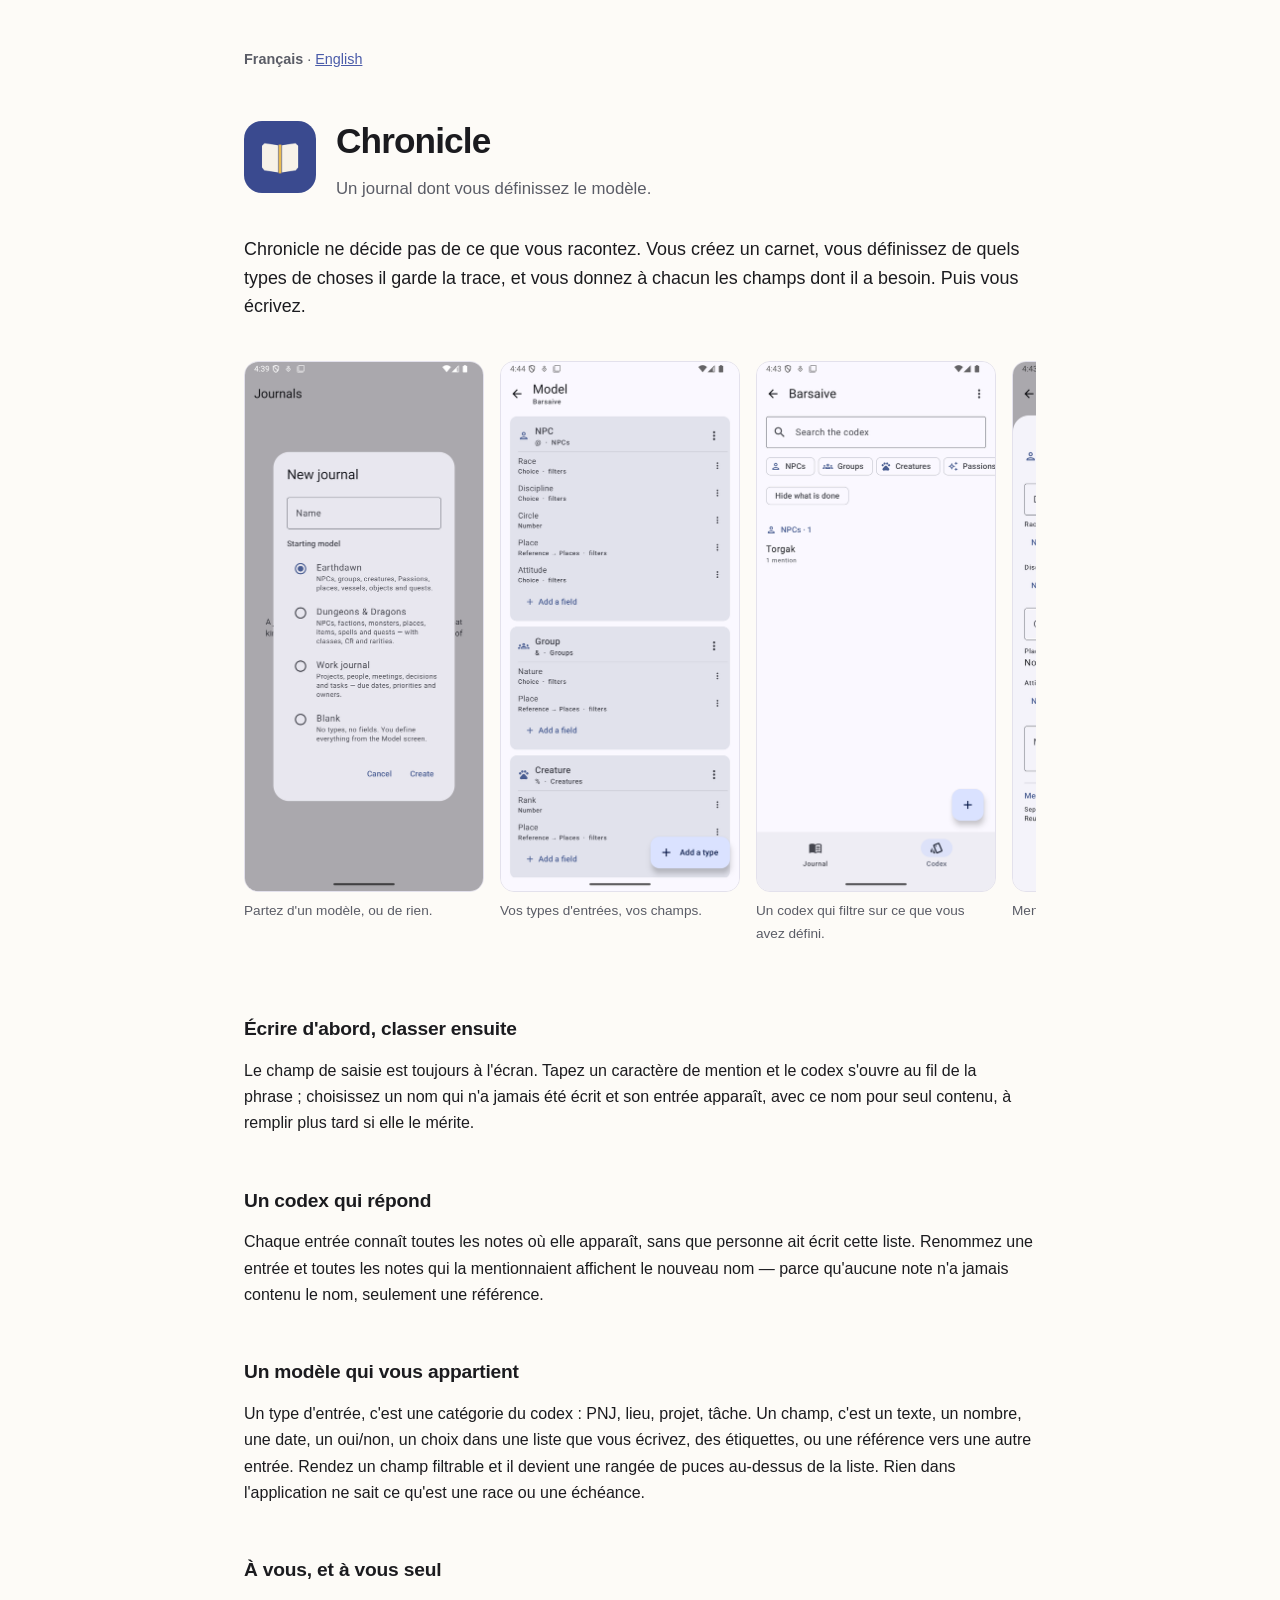
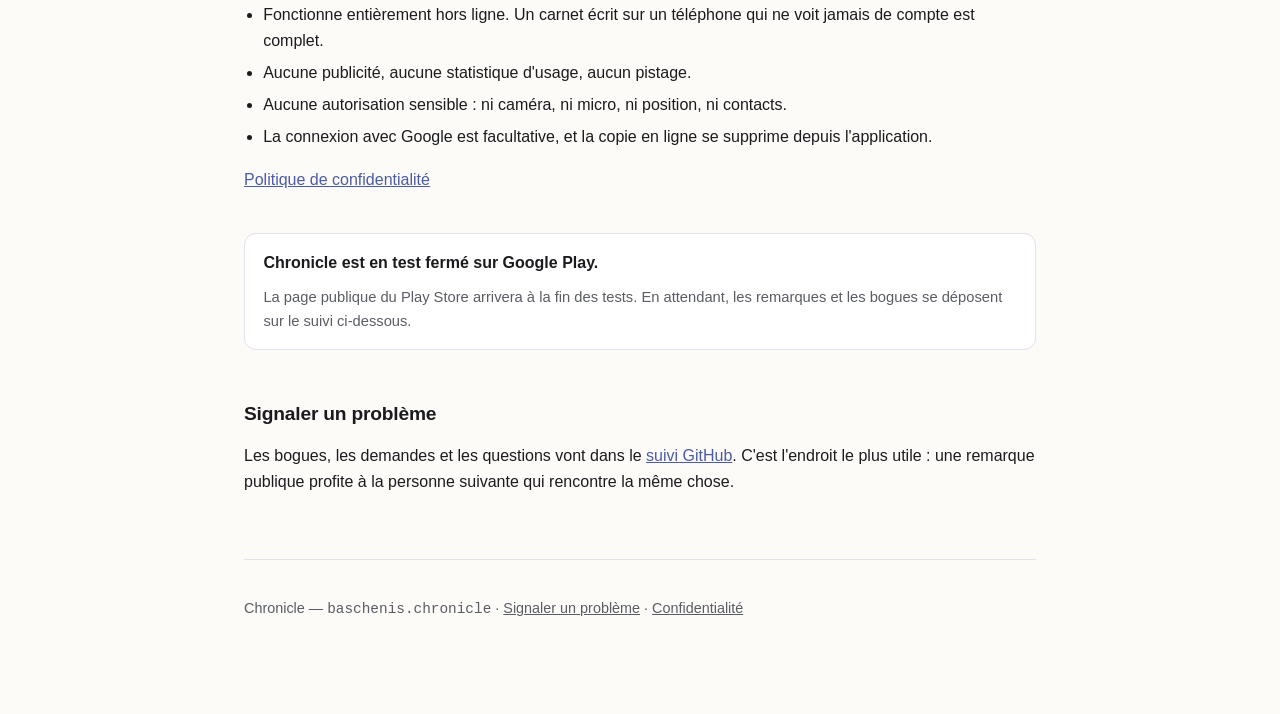
<file: index.html>
<!doctype html>
<html lang="fr">
<head>
<meta charset="utf-8">
<meta name="viewport" content="width=device-width, initial-scale=1">
<title>Chronicle — un journal dont vous définissez le modèle</title>
<meta name="description" content="Chronicle est un journal Android dont vous définissez vous-même le modèle de données. Hors ligne, sans publicité, sans pistage.">
<meta property="og:title" content="Chronicle">
<meta property="og:description" content="Un journal dont vous définissez le modèle.">
<meta property="og:image" content="img/og.png">
<link rel="icon" href="img/icon.png">
<link rel="stylesheet" href="style.css">
</head>
<body>

<p class="lang"><strong>Français</strong> · <a href="en.html">English</a></p>

<header>
  <img src="img/icon.png" alt="">
  <div>
    <h1>Chronicle</h1>
    <p class="tagline">Un journal dont vous définissez le modèle.</p>
  </div>
</header>

<p class="lede">Chronicle ne décide pas de ce que vous racontez. Vous créez un carnet, vous
définissez de quels types de choses il garde la trace, et vous donnez à chacun les champs dont il a
besoin. Puis vous écrivez.</p>

<div class="shots">
  <figure><img src="img/01_templates.png" alt="L'écran de création d'un carnet, avec les modèles de départ"><figcaption>Partez d'un modèle, ou de rien.</figcaption></figure>
  <figure><img src="img/02_model.png" alt="L'éditeur de modèle, montrant un type d'entrée et ses champs"><figcaption>Vos types d'entrées, vos champs.</figcaption></figure>
  <figure><img src="img/03_codex.png" alt="Le codex, avec sa barre de filtres"><figcaption>Un codex qui filtre sur ce que vous avez défini.</figcaption></figure>
  <figure><img src="img/04_entry.png" alt="Une note du journal citant une entrée du codex"><figcaption>Mentionnez, et l'entrée se crée.</figcaption></figure>
</div>

<h2>Écrire d'abord, classer ensuite</h2>
<p>Le champ de saisie est toujours à l'écran. Tapez un caractère de mention et le codex s'ouvre au
fil de la phrase&nbsp;; choisissez un nom qui n'a jamais été écrit et son entrée apparaît, avec ce nom
pour seul contenu, à remplir plus tard si elle le mérite.</p>

<h2>Un codex qui répond</h2>
<p>Chaque entrée connaît toutes les notes où elle apparaît, sans que personne ait écrit cette liste.
Renommez une entrée et toutes les notes qui la mentionnaient affichent le nouveau nom — parce
qu'aucune note n'a jamais contenu le nom, seulement une référence.</p>

<h2>Un modèle qui vous appartient</h2>
<p>Un type d'entrée, c'est une catégorie du codex&nbsp;: PNJ, lieu, projet, tâche. Un champ, c'est un
texte, un nombre, une date, un oui/non, un choix dans une liste que vous écrivez, des étiquettes, ou
une référence vers une autre entrée. Rendez un champ filtrable et il devient une rangée de puces
au-dessus de la liste. Rien dans l'application ne sait ce qu'est une race ou une échéance.</p>

<h2>À vous, et à vous seul</h2>
<ul>
  <li>Fonctionne entièrement hors ligne. Un carnet écrit sur un téléphone qui ne voit jamais de compte est complet.</li>
  <li>Aucune publicité, aucune statistique d'usage, aucun pistage.</li>
  <li>Aucune autorisation sensible&nbsp;: ni caméra, ni micro, ni position, ni contacts.</li>
  <li>La connexion avec Google est facultative, et la copie en ligne se supprime depuis l'application.</li>
</ul>
<p><a href="confidentialite.html">Politique de confidentialité</a></p>

<div class="status">
  <p><strong>Chronicle est en test fermé sur Google Play.</strong></p>
  <p>La page publique du Play Store arrivera à la fin des tests. En attendant, les remarques et les
  bogues se déposent sur le suivi ci-dessous.</p>
</div>

<h2>Signaler un problème</h2>
<p>Les bogues, les demandes et les questions vont dans le
<a href="https://github.com/baschen-dev/chronicle/issues">suivi GitHub</a>. C'est l'endroit le plus
utile&nbsp;: une remarque publique profite à la personne suivante qui rencontre la même chose.</p>

<footer>
  <p>Chronicle — <code>baschenis.chronicle</code> ·
  <a href="https://github.com/baschen-dev/chronicle/issues">Signaler un problème</a> ·
  <a href="confidentialite.html">Confidentialité</a></p>
</footer>

</body>
</html>
</file>
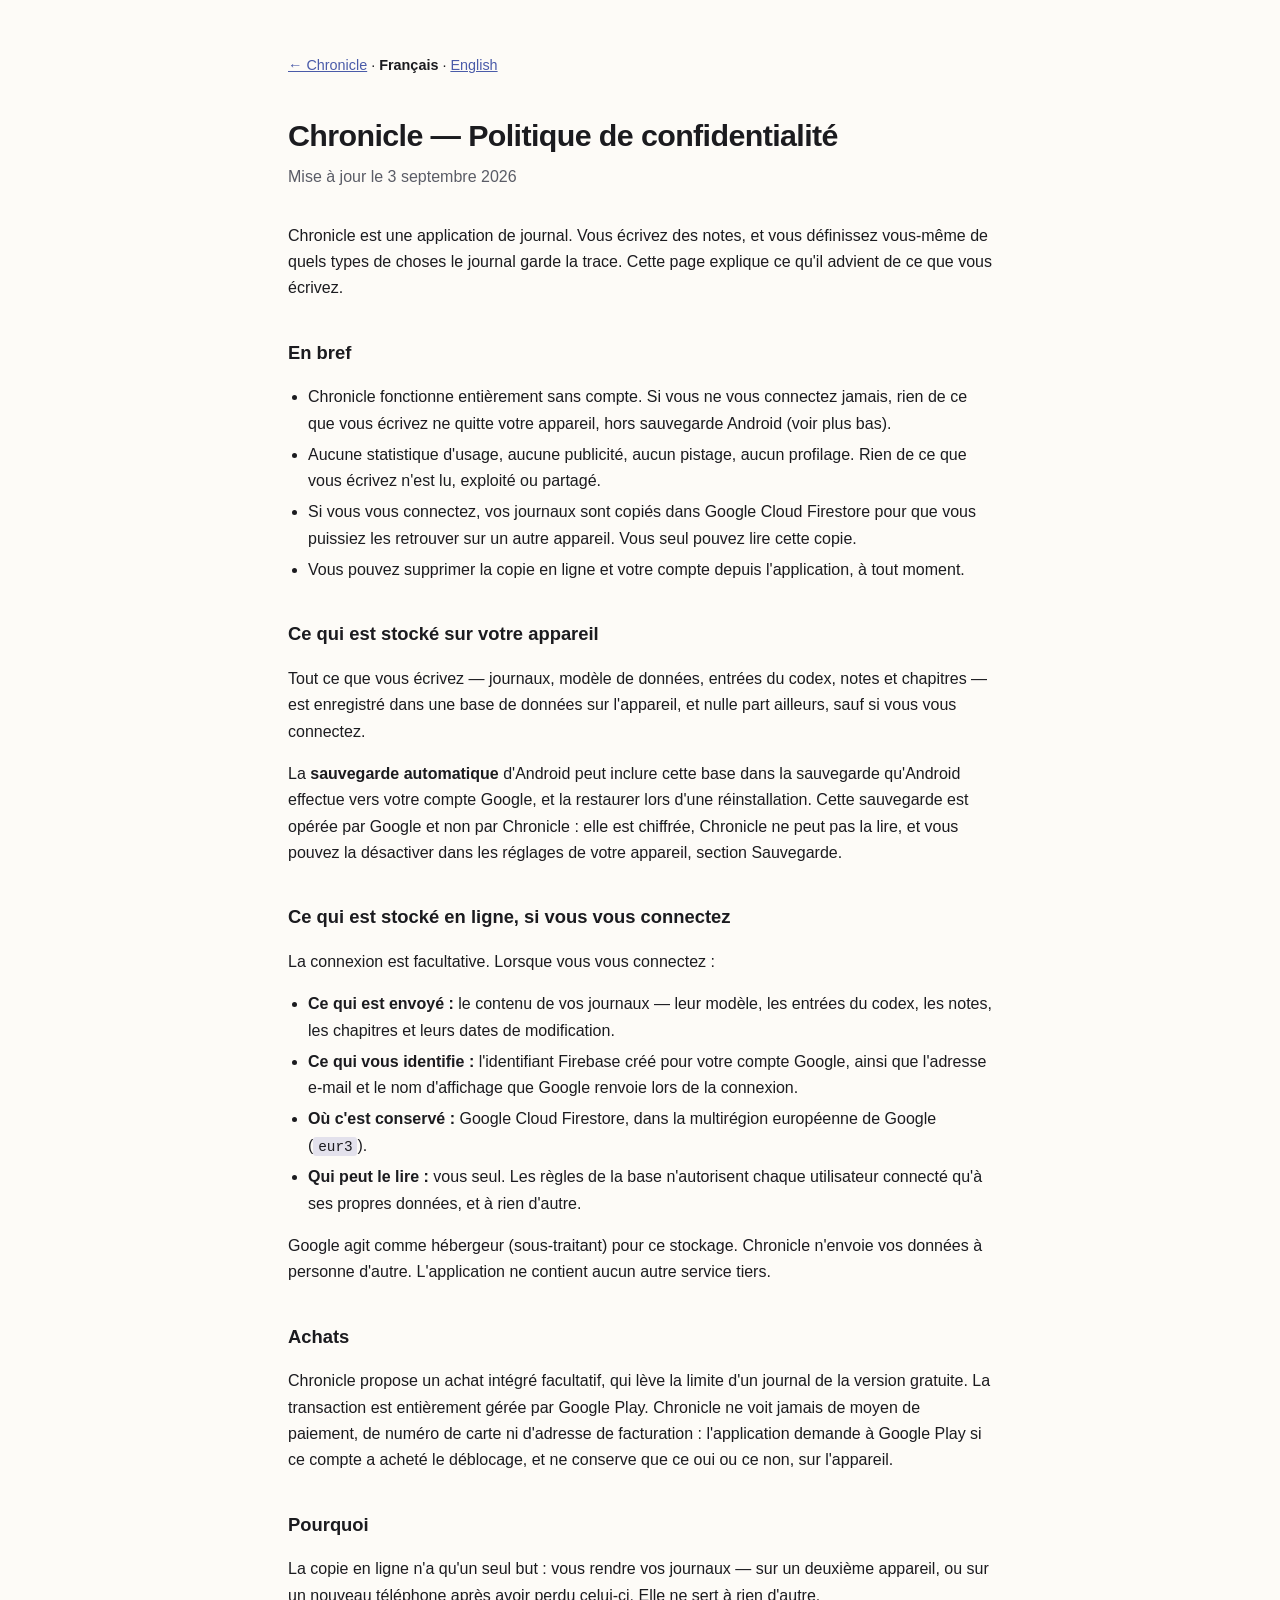
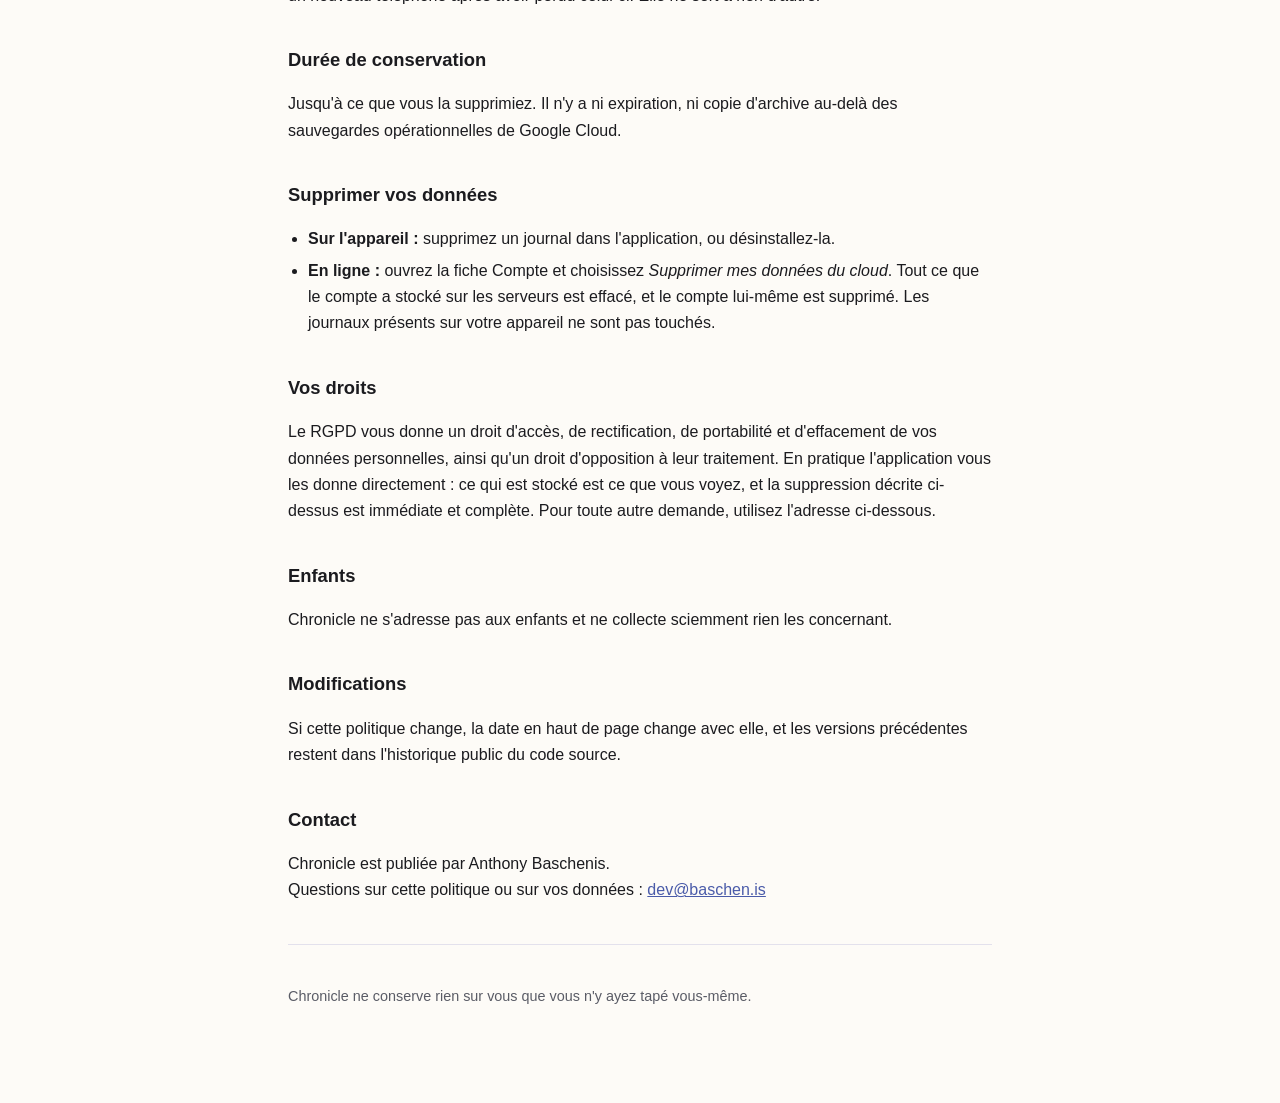
<file: confidentialite.html>
<!doctype html>
<html lang="fr">
<head>
<meta charset="utf-8">
<meta name="viewport" content="width=device-width, initial-scale=1">
<title>Chronicle — Politique de confidentialité</title>
<style>
  :root { color-scheme: light dark; --ink:#1b1b1f; --dim:#5a5c66; --bg:#fdfbf7; --rule:#e3e1ec; --link:#4a5ba9; }
  @media (prefers-color-scheme: dark) { :root { --ink:#e4e1e9; --dim:#a9a8b3; --bg:#131317; --rule:#33333a; --link:#b9c3ff; } }
  body { margin:0 auto; padding:2.5rem 1.25rem 5rem; max-width:44rem; background:var(--bg); color:var(--ink);
         font:16px/1.65 -apple-system,BlinkMacSystemFont,"Segoe UI",Roboto,sans-serif; }
  h1 { font-size:1.9rem; margin:0 0 .25rem; letter-spacing:-.02em; }
  h2 { font-size:1.15rem; margin:2.25rem 0 .5rem; }
  .sub { color:var(--dim); margin:0 0 2rem; }
  a { color:var(--link); }
  ul { padding-left:1.25rem; }
  li { margin:.3rem 0; }
  code { background:var(--rule); padding:.1rem .3rem; border-radius:.2rem; font-size:.9em; }
  .lang { margin-bottom:2rem; font-size:.9rem; }
  hr { border:0; border-top:1px solid var(--rule); margin:2.5rem 0; }
  .note { color:var(--dim); font-size:.9rem; }
</style>
</head>
<body>

<p class="lang"><a href="/">← Chronicle</a> · <strong>Français</strong> · <a href="/privacy.html">English</a></p>

<h1>Chronicle — Politique de confidentialité</h1>
<p class="sub">Mise à jour le 3 septembre 2026</p>

<p>Chronicle est une application de journal. Vous écrivez des notes, et vous définissez vous-même de
quels types de choses le journal garde la trace. Cette page explique ce qu'il advient de ce que vous
écrivez.</p>

<h2>En bref</h2>
<ul>
  <li>Chronicle fonctionne entièrement sans compte. Si vous ne vous connectez jamais, rien de ce que vous écrivez ne quitte votre appareil, hors sauvegarde Android (voir plus bas).</li>
  <li>Aucune statistique d'usage, aucune publicité, aucun pistage, aucun profilage. Rien de ce que vous écrivez n'est lu, exploité ou partagé.</li>
  <li>Si vous vous connectez, vos journaux sont copiés dans Google Cloud Firestore pour que vous puissiez les retrouver sur un autre appareil. Vous seul pouvez lire cette copie.</li>
  <li>Vous pouvez supprimer la copie en ligne et votre compte depuis l'application, à tout moment.</li>
</ul>

<h2>Ce qui est stocké sur votre appareil</h2>
<p>Tout ce que vous écrivez — journaux, modèle de données, entrées du codex, notes et chapitres — est
enregistré dans une base de données sur l'appareil, et nulle part ailleurs, sauf si vous vous
connectez.</p>
<p>La <strong>sauvegarde automatique</strong> d'Android peut inclure cette base dans la sauvegarde
qu'Android effectue vers votre compte Google, et la restaurer lors d'une réinstallation. Cette
sauvegarde est opérée par Google et non par Chronicle : elle est chiffrée, Chronicle ne peut pas la
lire, et vous pouvez la désactiver dans les réglages de votre appareil, section Sauvegarde.</p>

<h2>Ce qui est stocké en ligne, si vous vous connectez</h2>
<p>La connexion est facultative. Lorsque vous vous connectez :</p>
<ul>
  <li><strong>Ce qui est envoyé :</strong> le contenu de vos journaux — leur modèle, les entrées du codex, les notes, les chapitres et leurs dates de modification.</li>
  <li><strong>Ce qui vous identifie :</strong> l'identifiant Firebase créé pour votre compte Google, ainsi que l'adresse e-mail et le nom d'affichage que Google renvoie lors de la connexion.</li>
  <li><strong>Où c'est conservé :</strong> Google Cloud Firestore, dans la multirégion européenne de Google (<code>eur3</code>).</li>
  <li><strong>Qui peut le lire :</strong> vous seul. Les règles de la base n'autorisent chaque utilisateur connecté qu'à ses propres données, et à rien d'autre.</li>
</ul>
<p>Google agit comme hébergeur (sous-traitant) pour ce stockage. Chronicle n'envoie vos données à
personne d'autre. L'application ne contient aucun autre service tiers.</p>

<h2>Achats</h2>
<p>Chronicle propose un achat intégré facultatif, qui lève la limite d'un journal de la version
gratuite. La transaction est entièrement gérée par Google Play. Chronicle ne voit jamais de moyen de
paiement, de numéro de carte ni d'adresse de facturation : l'application demande à Google Play si ce
compte a acheté le déblocage, et ne conserve que ce oui ou ce non, sur l'appareil.</p>

<h2>Pourquoi</h2>
<p>La copie en ligne n'a qu'un seul but : vous rendre vos journaux — sur un deuxième appareil, ou sur
un nouveau téléphone après avoir perdu celui-ci. Elle ne sert à rien d'autre.</p>

<h2>Durée de conservation</h2>
<p>Jusqu'à ce que vous la supprimiez. Il n'y a ni expiration, ni copie d'archive au-delà des
sauvegardes opérationnelles de Google Cloud.</p>

<h2 id="deleting-your-data">Supprimer vos données</h2>
<ul>
  <li><strong>Sur l'appareil :</strong> supprimez un journal dans l'application, ou désinstallez-la.</li>
  <li><strong>En ligne :</strong> ouvrez la fiche Compte et choisissez <em>Supprimer mes données du cloud</em>. Tout ce que le compte a stocké sur les serveurs est effacé, et le compte lui-même est supprimé. Les journaux présents sur votre appareil ne sont pas touchés.</li>
</ul>

<h2>Vos droits</h2>
<p>Le RGPD vous donne un droit d'accès, de rectification, de portabilité et d'effacement de vos
données personnelles, ainsi qu'un droit d'opposition à leur traitement. En pratique l'application
vous les donne directement : ce qui est stocké est ce que vous voyez, et la suppression décrite
ci-dessus est immédiate et complète. Pour toute autre demande, utilisez l'adresse ci-dessous.</p>

<h2>Enfants</h2>
<p>Chronicle ne s'adresse pas aux enfants et ne collecte sciemment rien les concernant.</p>

<h2>Modifications</h2>
<p>Si cette politique change, la date en haut de page change avec elle, et les versions précédentes
restent dans l'historique public du code source.</p>

<h2>Contact</h2>
<p id="contact">Chronicle est publiée par Anthony Baschenis.<br>
Questions sur cette politique ou sur vos données : <a href="mailto:dev@baschen.is">dev@baschen.is</a></p>

<hr>
<p class="note">Chronicle ne conserve rien sur vous que vous n'y ayez tapé vous-même.</p>

</body>
</html>
</file>
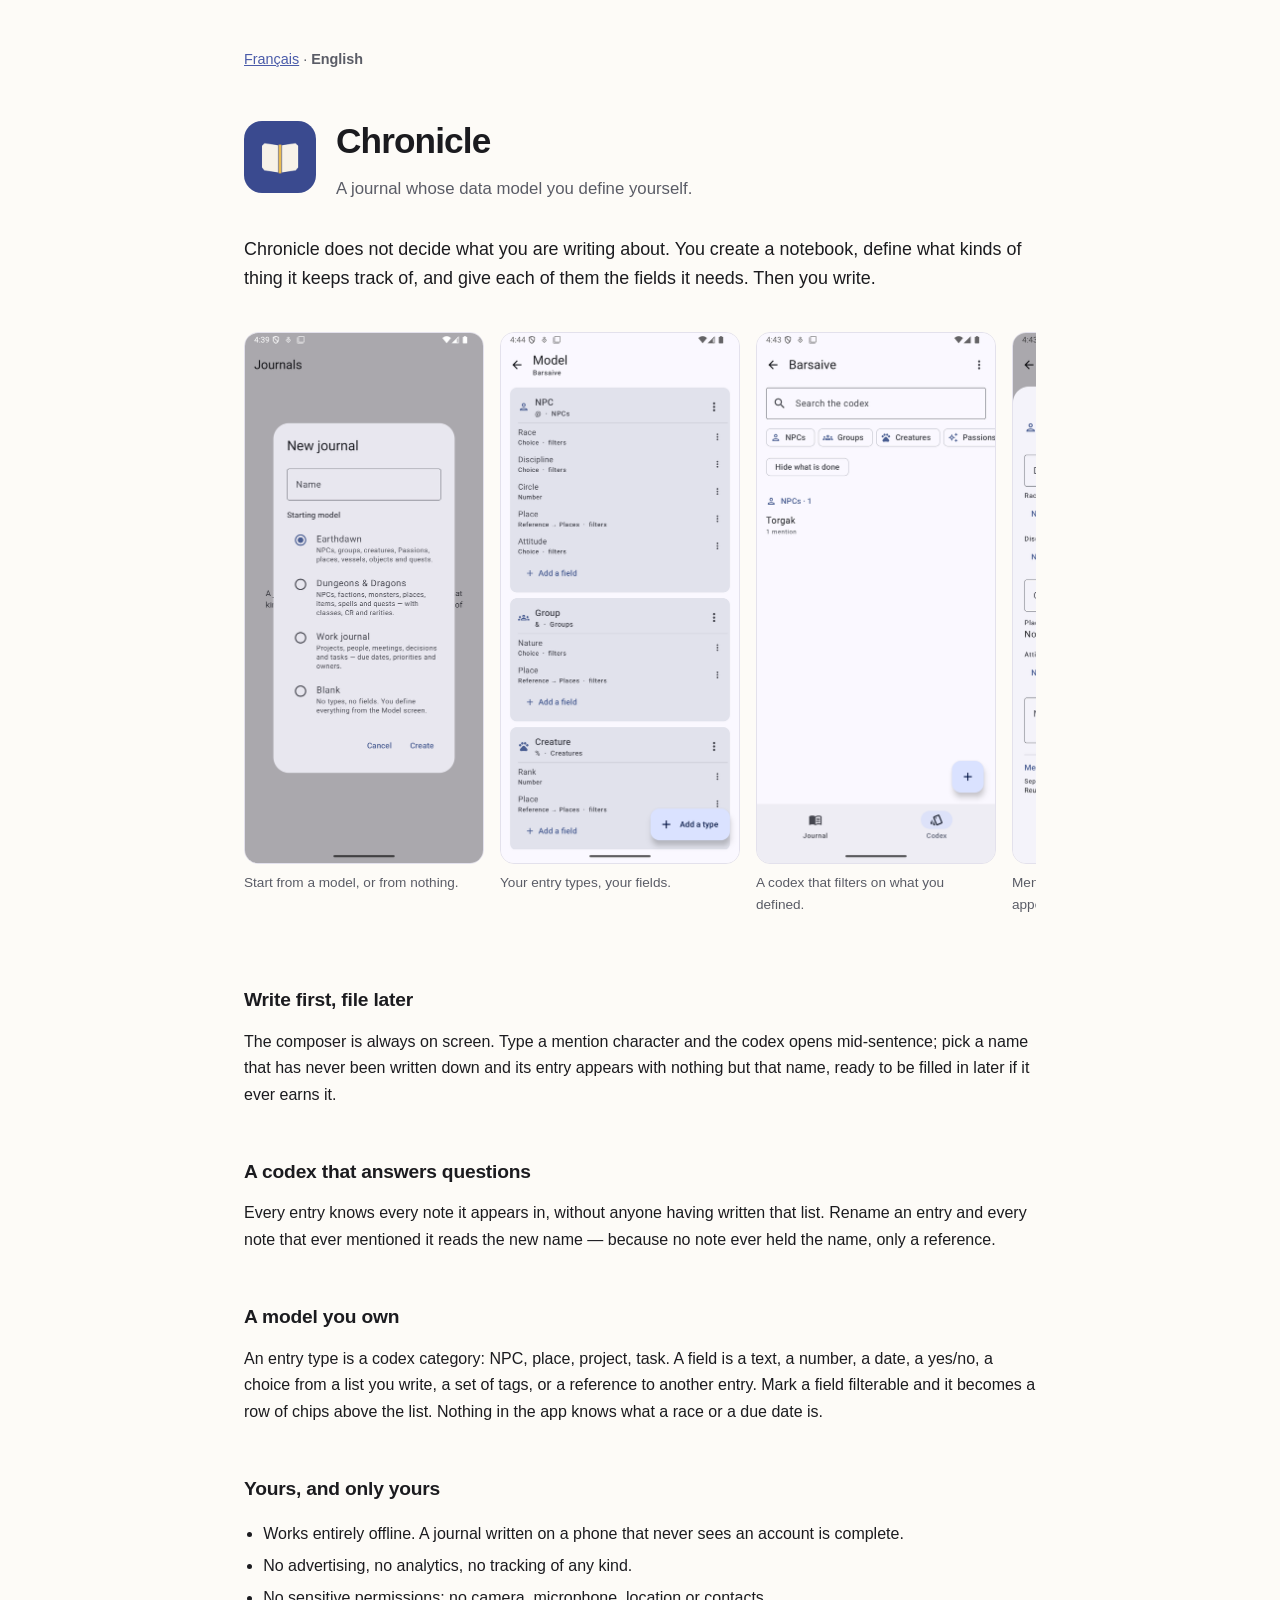
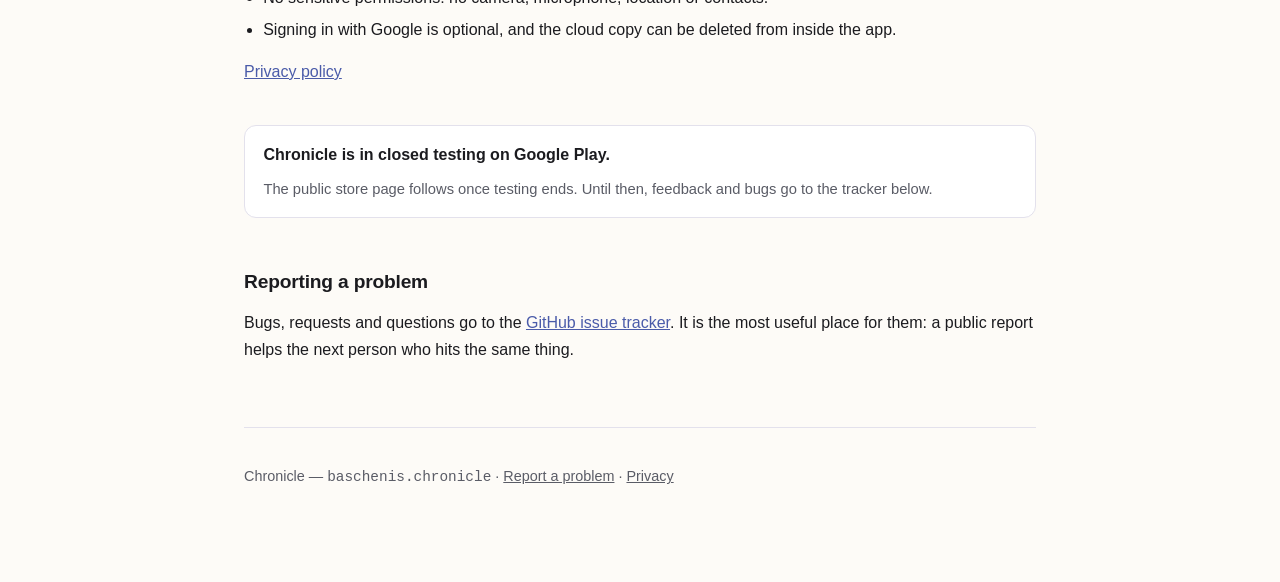
<file: en.html>
<!doctype html>
<html lang="en">
<head>
<meta charset="utf-8">
<meta name="viewport" content="width=device-width, initial-scale=1">
<title>Chronicle — a journal whose data model you define yourself</title>
<meta name="description" content="Chronicle is an Android journal whose data model you define yourself. Offline, no advertising, no tracking.">
<meta property="og:title" content="Chronicle">
<meta property="og:description" content="A journal whose data model you define yourself.">
<meta property="og:image" content="img/og.png">
<link rel="icon" href="img/icon.png">
<link rel="stylesheet" href="style.css">
</head>
<body>

<p class="lang"><a href="index.html">Français</a> · <strong>English</strong></p>

<header>
  <img src="img/icon.png" alt="">
  <div>
    <h1>Chronicle</h1>
    <p class="tagline">A journal whose data model you define yourself.</p>
  </div>
</header>

<p class="lede">Chronicle does not decide what you are writing about. You create a notebook, define
what kinds of thing it keeps track of, and give each of them the fields it needs. Then you write.</p>

<div class="shots">
  <figure><img src="img/01_templates.png" alt="Creating a notebook, showing the starter models"><figcaption>Start from a model, or from nothing.</figcaption></figure>
  <figure><img src="img/02_model.png" alt="The model editor, showing an entry type and its fields"><figcaption>Your entry types, your fields.</figcaption></figure>
  <figure><img src="img/03_codex.png" alt="The codex with its filter chips"><figcaption>A codex that filters on what you defined.</figcaption></figure>
  <figure><img src="img/04_entry.png" alt="A journal note mentioning a codex entry"><figcaption>Mention something and its entry appears.</figcaption></figure>
</div>

<h2>Write first, file later</h2>
<p>The composer is always on screen. Type a mention character and the codex opens mid-sentence; pick
a name that has never been written down and its entry appears with nothing but that name, ready to
be filled in later if it ever earns it.</p>

<h2>A codex that answers questions</h2>
<p>Every entry knows every note it appears in, without anyone having written that list. Rename an
entry and every note that ever mentioned it reads the new name — because no note ever held the
name, only a reference.</p>

<h2>A model you own</h2>
<p>An entry type is a codex category: NPC, place, project, task. A field is a text, a number, a
date, a yes/no, a choice from a list you write, a set of tags, or a reference to another entry. Mark
a field filterable and it becomes a row of chips above the list. Nothing in the app knows what a
race or a due date is.</p>

<h2>Yours, and only yours</h2>
<ul>
  <li>Works entirely offline. A journal written on a phone that never sees an account is complete.</li>
  <li>No advertising, no analytics, no tracking of any kind.</li>
  <li>No sensitive permissions: no camera, microphone, location or contacts.</li>
  <li>Signing in with Google is optional, and the cloud copy can be deleted from inside the app.</li>
</ul>
<p><a href="privacy.html">Privacy policy</a></p>

<div class="status">
  <p><strong>Chronicle is in closed testing on Google Play.</strong></p>
  <p>The public store page follows once testing ends. Until then, feedback and bugs go to the
  tracker below.</p>
</div>

<h2>Reporting a problem</h2>
<p>Bugs, requests and questions go to the
<a href="https://github.com/baschen-dev/chronicle/issues">GitHub issue tracker</a>. It is the most
useful place for them: a public report helps the next person who hits the same thing.</p>

<footer>
  <p>Chronicle — <code>baschenis.chronicle</code> ·
  <a href="https://github.com/baschen-dev/chronicle/issues">Report a problem</a> ·
  <a href="privacy.html">Privacy</a></p>
</footer>

</body>
</html>
</file>
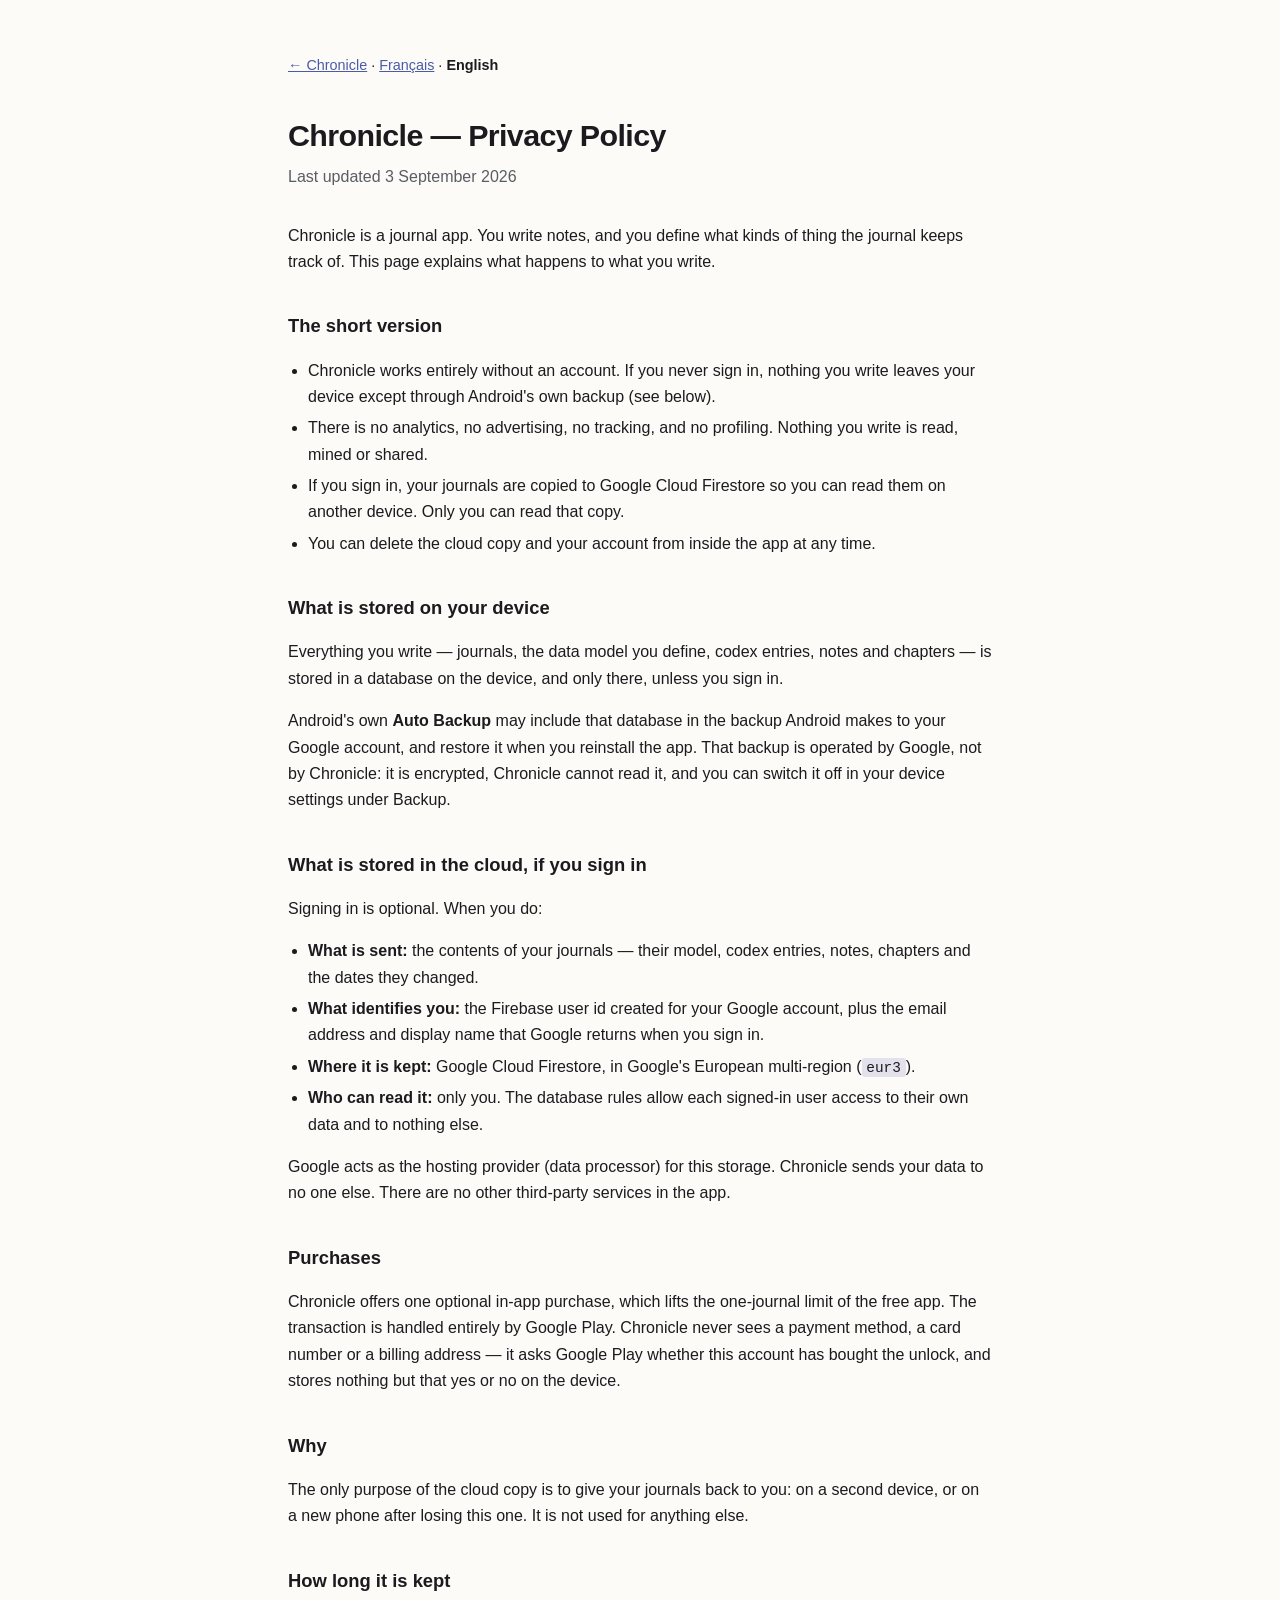
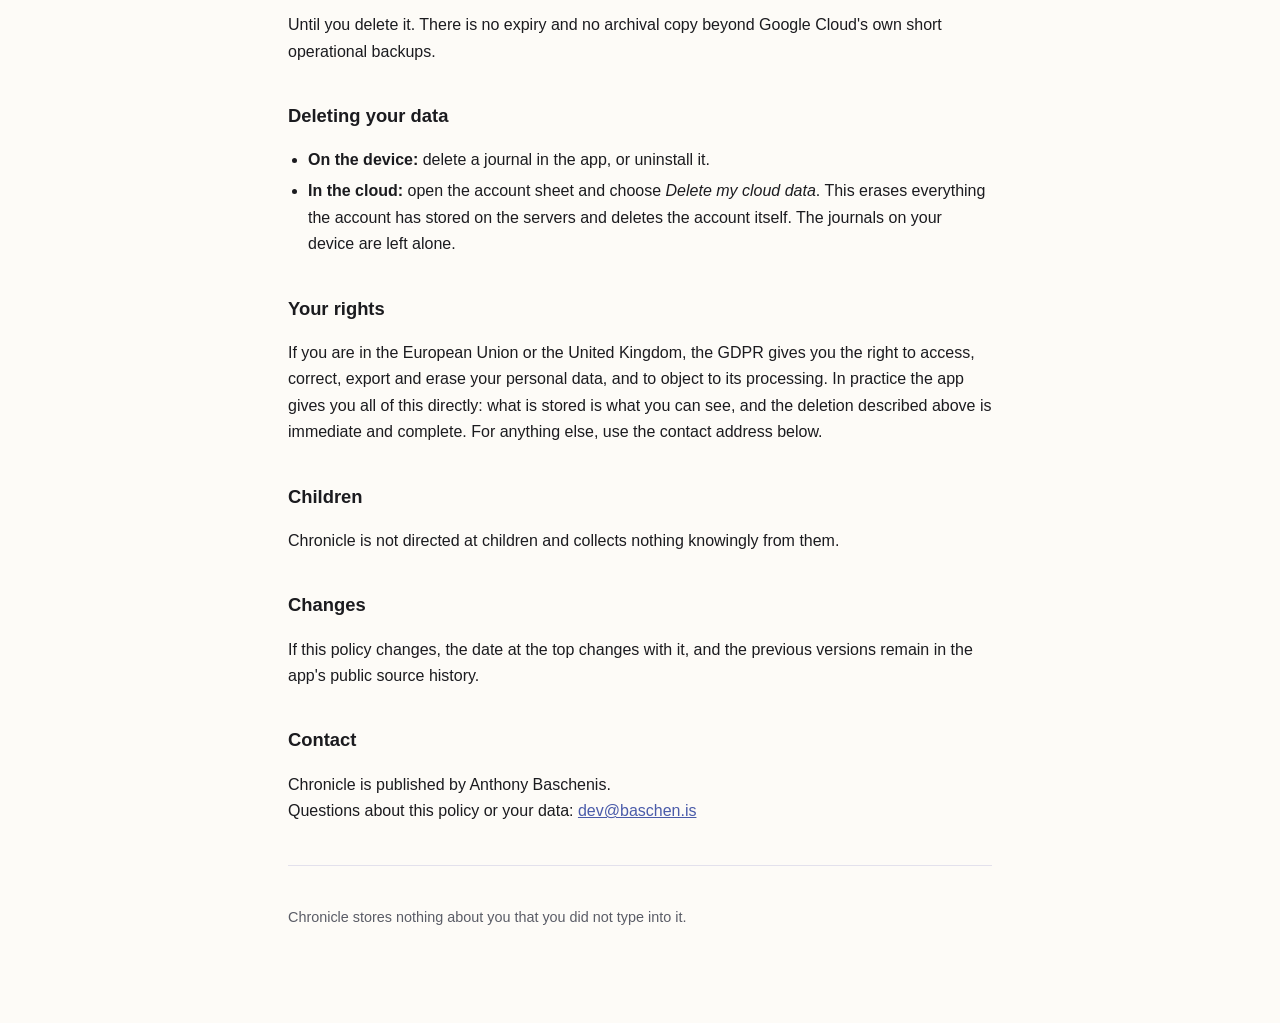
<file: privacy.html>
<!doctype html>
<html lang="en">
<head>
<meta charset="utf-8">
<meta name="viewport" content="width=device-width, initial-scale=1">
<title>Chronicle — Privacy Policy</title>
<style>
  :root { color-scheme: light dark; --ink:#1b1b1f; --dim:#5a5c66; --bg:#fdfbf7; --rule:#e3e1ec; --link:#4a5ba9; }
  @media (prefers-color-scheme: dark) { :root { --ink:#e4e1e9; --dim:#a9a8b3; --bg:#131317; --rule:#33333a; --link:#b9c3ff; } }
  body { margin:0 auto; padding:2.5rem 1.25rem 5rem; max-width:44rem; background:var(--bg); color:var(--ink);
         font:16px/1.65 -apple-system,BlinkMacSystemFont,"Segoe UI",Roboto,sans-serif; }
  h1 { font-size:1.9rem; margin:0 0 .25rem; letter-spacing:-.02em; }
  h2 { font-size:1.15rem; margin:2.25rem 0 .5rem; }
  .sub { color:var(--dim); margin:0 0 2rem; }
  a { color:var(--link); }
  ul { padding-left:1.25rem; }
  li { margin:.3rem 0; }
  code { background:var(--rule); padding:.1rem .3rem; border-radius:.2rem; font-size:.9em; }
  .lang { margin-bottom:2rem; font-size:.9rem; }
  hr { border:0; border-top:1px solid var(--rule); margin:2.5rem 0; }
  .note { color:var(--dim); font-size:.9rem; }
</style>
</head>
<body>

<p class="lang"><a href="/en.html">← Chronicle</a> · <a href="/confidentialite.html">Français</a> · <strong>English</strong></p>

<h1>Chronicle — Privacy Policy</h1>
<p class="sub">Last updated 3 September 2026</p>

<p>Chronicle is a journal app. You write notes, and you define what kinds of thing the journal keeps
track of. This page explains what happens to what you write.</p>

<h2>The short version</h2>
<ul>
  <li>Chronicle works entirely without an account. If you never sign in, nothing you write leaves your device except through Android's own backup (see below).</li>
  <li>There is no analytics, no advertising, no tracking, and no profiling. Nothing you write is read, mined or shared.</li>
  <li>If you sign in, your journals are copied to Google Cloud Firestore so you can read them on another device. Only you can read that copy.</li>
  <li>You can delete the cloud copy and your account from inside the app at any time.</li>
</ul>

<h2>What is stored on your device</h2>
<p>Everything you write — journals, the data model you define, codex entries, notes and chapters —
is stored in a database on the device, and only there, unless you sign in.</p>
<p>Android's own <strong>Auto Backup</strong> may include that database in the backup Android makes
to your Google account, and restore it when you reinstall the app. That backup is operated by
Google, not by Chronicle: it is encrypted, Chronicle cannot read it, and you can switch it off in
your device settings under Backup.</p>

<h2>What is stored in the cloud, if you sign in</h2>
<p>Signing in is optional. When you do:</p>
<ul>
  <li><strong>What is sent:</strong> the contents of your journals — their model, codex entries, notes, chapters and the dates they changed.</li>
  <li><strong>What identifies you:</strong> the Firebase user id created for your Google account, plus the email address and display name that Google returns when you sign in.</li>
  <li><strong>Where it is kept:</strong> Google Cloud Firestore, in Google's European multi-region (<code>eur3</code>).</li>
  <li><strong>Who can read it:</strong> only you. The database rules allow each signed-in user access to their own data and to nothing else.</li>
</ul>
<p>Google acts as the hosting provider (data processor) for this storage. Chronicle sends your data
to no one else. There are no other third-party services in the app.</p>

<h2>Purchases</h2>
<p>Chronicle offers one optional in-app purchase, which lifts the one-journal limit of the free app.
The transaction is handled entirely by Google Play. Chronicle never sees a payment method, a card
number or a billing address — it asks Google Play whether this account has bought the unlock, and
stores nothing but that yes or no on the device.</p>

<h2>Why</h2>
<p>The only purpose of the cloud copy is to give your journals back to you: on a second device, or on
a new phone after losing this one. It is not used for anything else.</p>

<h2>How long it is kept</h2>
<p>Until you delete it. There is no expiry and no archival copy beyond Google Cloud's own short
operational backups.</p>

<h2 id="deleting-your-data">Deleting your data</h2>
<ul>
  <li><strong>On the device:</strong> delete a journal in the app, or uninstall it.</li>
  <li><strong>In the cloud:</strong> open the account sheet and choose <em>Delete my cloud data</em>. This erases everything the account has stored on the servers and deletes the account itself. The journals on your device are left alone.</li>
</ul>

<h2>Your rights</h2>
<p>If you are in the European Union or the United Kingdom, the GDPR gives you the right to access,
correct, export and erase your personal data, and to object to its processing. In practice the app
gives you all of this directly: what is stored is what you can see, and the deletion described above
is immediate and complete. For anything else, use the contact address below.</p>

<h2>Children</h2>
<p>Chronicle is not directed at children and collects nothing knowingly from them.</p>

<h2>Changes</h2>
<p>If this policy changes, the date at the top changes with it, and the previous versions remain in
the app's public source history.</p>

<h2>Contact</h2>
<p id="contact">Chronicle is published by Anthony Baschenis.<br>
Questions about this policy or your data: <a href="mailto:dev@baschen.is">dev@baschen.is</a></p>

<hr>
<p class="note">Chronicle stores nothing about you that you did not type into it.</p>

</body>
</html>
</file>
<file: style.css>
/* Shared with the policy pages, which inline the same variables so they stay standalone. */
:root {
  color-scheme: light dark;
  --ink: #1b1b1f;
  --dim: #5a5c66;
  --bg: #fdfbf7;
  --card: #ffffff;
  --rule: #e3e1ec;
  --link: #4a5ba9;
  --brand: #3a4a8f;
  --paper: #f7f2e8;
}
@media (prefers-color-scheme: dark) {
  :root {
    --ink: #e4e1e9;
    --dim: #a9a8b3;
    --bg: #131317;
    --card: #1c1c21;
    --rule: #33333a;
    --link: #b9c3ff;
    --brand: #8c9bdc;
  }
}

* { box-sizing: border-box; }

body {
  margin: 0 auto;
  padding: 3rem 1.25rem 5rem;
  max-width: 52rem;
  background: var(--bg);
  color: var(--ink);
  font: 16px/1.65 -apple-system, BlinkMacSystemFont, "Segoe UI", Roboto, sans-serif;
}

a { color: var(--link); }

.lang { font-size: .9rem; margin: 0 0 2.5rem; color: var(--dim); }

header { display: flex; align-items: center; gap: 1.25rem; margin-bottom: 2rem; }
header img { width: 72px; height: 72px; border-radius: 18px; }
h1 { font-size: 2.2rem; margin: 0; letter-spacing: -.025em; }
.tagline { color: var(--dim); margin: .35rem 0 0; font-size: 1.05rem; }

h2 { font-size: 1.2rem; margin: 3rem 0 .6rem; letter-spacing: -.01em; }
p { margin: .8rem 0; }

.lede { font-size: 1.12rem; line-height: 1.6; }

.shots {
  display: flex;
  gap: 1rem;
  overflow-x: auto;
  padding: .5rem 0 1.25rem;
  margin: 2rem 0 0;
  scroll-snap-type: x mandatory;
}
.shots figure { margin: 0; flex: 0 0 auto; width: 240px; scroll-snap-align: start; }
.shots img {
  width: 100%;
  display: block;
  border: 1px solid var(--rule);
  border-radius: 14px;
  background: var(--card);
}
.shots figcaption { color: var(--dim); font-size: .85rem; margin-top: .5rem; }

.status {
  border: 1px solid var(--rule);
  background: var(--card);
  border-radius: 12px;
  padding: 1rem 1.15rem;
  margin: 2.5rem 0 0;
}
.status p { margin: 0; }
.status p + p { margin-top: .5rem; color: var(--dim); font-size: .92rem; }

ul { padding-left: 1.2rem; }
li { margin: .35rem 0; }

footer {
  margin-top: 4rem;
  padding-top: 1.5rem;
  border-top: 1px solid var(--rule);
  color: var(--dim);
  font-size: .9rem;
}
footer a { color: var(--dim); }
</file>
